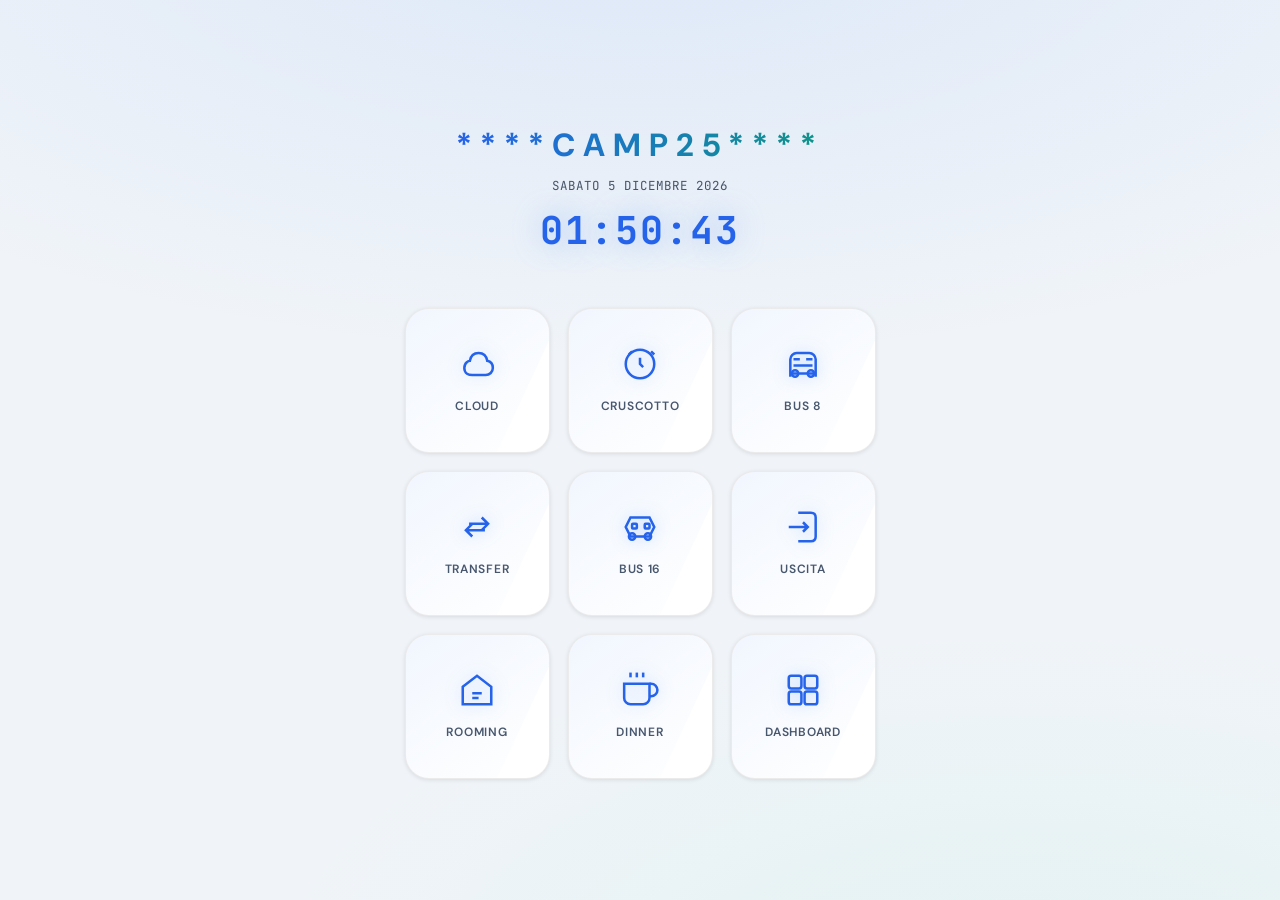
<file: index.html>
<!DOCTYPE html>
<html lang="it">
<head>
<meta charset="UTF-8">
<meta name="viewport" content="width=device-width, initial-scale=1.0">
<title>****Camp25****</title>
<link rel="stylesheet" href="css/campus-theme.css">
<style>
/* ─── INDEX-SPECIFIC ─────────────────────────────────────────── */
body {
    display: flex;
    flex-direction: column;
    align-items: center;
    justify-content: center;
    min-height: 100vh;
    padding: 24px;
    background: var(--bg);
    background-image:
        radial-gradient(ellipse 80% 50% at 50% -10%, rgba(79,142,247,0.12), transparent),
        radial-gradient(ellipse 60% 40% at 80% 110%, rgba(56,217,169,0.07), transparent);
}

/* Header */
.header-container {
    text-align: center;
    margin-bottom: 48px;
}

h1 {
    font-size: 2rem;
    letter-spacing: 0.25em;
    text-transform: uppercase;
    background: linear-gradient(90deg, var(--accent), var(--accent-2));
    -webkit-background-clip: text;
    -webkit-text-fill-color: transparent;
    background-clip: text;
    margin-bottom: 8px;
}

#todayDate {
    font-size: 0.78rem;
    text-transform: uppercase;
    letter-spacing: 0.08em;
    color: var(--text-2);
    margin-bottom: 6px;
    font-family: var(--font-mono);
}

#digitalClock {
    font-size: 2.4rem;
    font-weight: 700;
    font-family: var(--font-mono);
    color: var(--accent);
    letter-spacing: 0.05em;
    text-shadow: 0 0 30px rgba(79,142,247,0.45);
    margin-bottom: 0;
}

/* Grid */
.links-grid {
    display: grid;
    grid-template-columns: repeat(3, 145px);
    gap: 18px;
}

/* Card */
.link-card {
    background: var(--surface);
    border: 1px solid var(--border);
    border-radius: var(--radius-xl);
    height: 145px;
    width: 145px;
    text-decoration: none;
    display: flex;
    flex-direction: column;
    align-items: center;
    justify-content: center;
    gap: 14px;
    box-shadow: var(--shadow-sm);
    transition: all 0.35s cubic-bezier(.25,.8,.25,1);
    position: relative;
    overflow: hidden;
}

/* Shimmer effect */
.link-card::before {
    content: "";
    position: absolute;
    width: 200%;
    height: 200%;
    background: linear-gradient(120deg, transparent, rgba(79,142,247,0.08), transparent);
    transform: rotate(25deg);
    top: -100%;
    left: -100%;
    transition: 0.6s;
}

.link-card:hover::before { top: 100%; left: 100%; }

/* Accent border bottom */
.link-card::after {
    content: "";
    position: absolute;
    bottom: 0;
    left: 10%;
    width: 80%;
    height: 2px;
    background: linear-gradient(90deg, transparent, var(--accent), var(--accent-2), transparent);
    opacity: 0;
    transition: opacity 0.3s;
}

.link-card:hover::after { opacity: 1; }

.link-card svg {
    width: 38px;
    height: 38px;
    stroke: var(--accent);
    stroke-width: 1.6;
    fill: none;
    transition: all 0.3s;
    filter: drop-shadow(0 0 8px rgba(79,142,247,0.3));
}

.link-card span {
    font-size: 12px;
    font-weight: 600;
    color: var(--text-2);
    letter-spacing: 0.06em;
    text-transform: uppercase;
    transition: color 0.2s;
}

.link-card:hover {
    transform: translateY(-8px) scale(1.04);
    box-shadow: var(--shadow-lg);
    border-color: var(--border-2);
    background: var(--surface-2);
}

.link-card:hover svg {
    stroke: var(--accent-2);
    filter: drop-shadow(0 0 12px rgba(56,217,169,0.45));
}

.link-card:hover span { color: var(--text); }

.link-card:active { transform: scale(0.97); }

@media (max-width: 520px) {
    .links-grid { grid-template-columns: repeat(2, 145px); }
    h1 { font-size: 1.4rem; }
    #digitalClock { font-size: 1.8rem; }
}

/* ─── LIGHT MODE (mobile con sistema chiaro) ────────────────── */
@media (max-width: 768px) and (prefers-color-scheme: light) {
    body {
        background: var(--bg);
        background-image:
            radial-gradient(ellipse 80% 50% at 50% -10%, rgba(37,99,235,0.08), transparent),
            radial-gradient(ellipse 60% 40% at 80% 110%, rgba(13,148,136,0.05), transparent);
    }
    h1 {
        background: linear-gradient(90deg, var(--header-grad-start), var(--header-grad-end));
        -webkit-background-clip: text; -webkit-text-fill-color: transparent; background-clip: text;
    }
    #digitalClock { color: var(--accent); text-shadow: 0 0 20px rgba(37,99,235,0.25); }
    .link-card { background: var(--surface); border-color: var(--border); box-shadow: var(--shadow-sm); }
    .link-card svg { stroke: var(--accent); filter: none; }
    .link-card span { color: var(--text-2); }
    .link-card:hover { background: var(--surface-2); border-color: var(--border-2); box-shadow: var(--shadow); }
    .link-card:hover svg { stroke: var(--accent-2); filter: none; }
    .link-card:hover span { color: var(--text); }
}
</style>
</head>
<body>

<div class="header-container">
    <h1>****Camp25****</h1>
    <div id="todayDate">Caricamento...</div>
    <div id="digitalClock">00:00:00</div>
</div>

<div class="links-grid">

    <a href="roomcloud.html" class="link-card">
        <svg viewBox="0 0 24 24"><path d="M17.5 19H9C7 19 4 18 4 14.5C4 11 7 10 7.5 10C8 7 10 5 13 5C16 5 18 7 18.5 10C21 10.5 22 12.5 22 14.5C22 17 20 19 17.5 19Z"/></svg>
        <span>Cloud</span>
    </a>

    <a href="cruscotto.html" class="link-card">
        <svg viewBox="0 0 24 24"><circle cx="12" cy="12" r="9"/><path d="M12 8v4l2 2"/><path d="M7 4l-2 2M19 4l2 2"/></svg>
        <span>Cruscotto</span>
    </a>

    <a href="bus-8.html" class="link-card">
        <svg viewBox="0 0 24 24"><path d="M4 18h16M4 18v-9c0-2 2-4 4-4h8c2 0 4 2 4 4v9M4 18v2M20 18v2"/><path d="M6 9h4M14 9h4M6 13h12"/><circle cx="7" cy="18" r="2"/><circle cx="17" cy="18" r="2"/></svg>
        <span>Bus 8</span>
    </a>

    <a href="transfer.html" class="link-card">
        <svg viewBox="0 0 24 24"><path d="M7 10h12M15 6l4 4-4 4"/><path d="M17 14H5M9 10l-4 4 4 4"/></svg>
        <span>Transfer</span>
    </a>

    <a href="bus-16.html" class="link-card">
        <svg viewBox="0 0 24 24"><polygon points="6,6 18,6 21,12 18,18 6,18 3,12"/><rect x="7" y="10" width="3" height="3" rx="0.5"/><rect x="15" y="10" width="3" height="3" rx="0.5"/><circle cx="7" cy="18" r="2"/><circle cx="17" cy="18" r="2"/></svg>
        <span>Bus 16</span>
    </a>

    <a href="uscita.html" class="link-card">
        <svg viewBox="0 0 24 24"><path d="M15 12H3M12 15l3-3-3-3"/><path d="M9 21H17c2 0 3-1 3-3V6c0-2-1-3-3-3H9"/></svg>
        <span>Uscita</span>
    </a>

    <a href="rooming.html" class="link-card">
        <svg viewBox="0 0 24 24"><path d="M3 10L12 3l9 7v11H3V10Z"/><path d="M9 14h6M9 17h4"/></svg>
        <span>Rooming</span>
    </a>

    <a href="dinner.html" class="link-card">
        <svg viewBox="0 0 24 24"><path d="M18 8h1a4 4 0 0 1 0 8h-1"/><path d="M2 8h16v9a4 4 0 0 1-4 4H6a4 4 0 0 1-4-4V8z"/><line x1="6" y1="1" x2="6" y2="4"/><line x1="10" y1="1" x2="10" y2="4"/><line x1="14" y1="1" x2="14" y2="4"/></svg>
        <span>Dinner</span>
    </a>

    <a href="dashboard.html" class="link-card">
        <svg viewBox="0 0 24 24"><rect x="3" y="3" width="8" height="8" rx="1.5"/><rect x="13" y="3" width="8" height="8" rx="1.5"/><rect x="3" y="13" width="8" height="8" rx="1.5"/><rect x="13" y="13" width="8" height="8" rx="1.5"/></svg>
        <span>Dashboard</span>
    </a>

</div>

<script>
function updateDateTime() {
    const now = new Date();
    const options = { weekday: 'long', day: 'numeric', month: 'long', year: 'numeric' };
    document.getElementById('todayDate').textContent = now.toLocaleDateString('it-IT', options);
    const h = String(now.getHours()).padStart(2,'0');
    const m = String(now.getMinutes()).padStart(2,'0');
    const s = String(now.getSeconds()).padStart(2,'0');
    document.getElementById('digitalClock').textContent = `${h}:${m}:${s}`;
}
setInterval(updateDateTime, 1000);
updateDateTime();
</script>
</body>
</html>
</file>
<file: css/campus-theme.css>
/* ============================================================
   CONVITTO-THEME.CSS — Tema Light unico (sempre attivo)
   ============================================================ */

@import url('https://fonts.googleapis.com/css2?family=DM+Sans:wght@400;500;600;700&family=JetBrains+Mono:wght@400;600&display=swap');

:root {
    color-scheme: light only;
    --bg:           #f0f4f8;
    --bg-2:         #ffffff;
    --bg-3:         #e8eef5;
    --surface:      #ffffff;
    --surface-2:    #f0f4f8;
    --surface-3:    #dde5f0;
    --border:       #00000014;
    --border-2:     #00000024;

    /* Accenti */
    --accent:       #2563eb;
    --accent-dim:   #2563eb1f;
    --accent-2:     #0d9488;
    --accent-2-dim: #0d94881a;

    /* Stati operativi */
    --ok:           #16a34a;
    --ok-dim:       #16a34a1a;
    --absent:       #dc2626;
    --absent-dim:   #dc26261a;
    --dinner-no:    #2563eb;
    --dinner-no-dim:#2563eb1a;
    --lab:          #d97706;
    --lab-dim:      #d977061a;
    --switched:     #0d9488;
    --pp:           #ea580c;

    /* Bottoni toolbar */
    --btn-t1:        #16a34a;
    --btn-t2:        #2563eb;
    --btn-t3:        #7c3aed;
    --btn-t4:        #475569;
    --btn-reset:     #ea580c;
    --btn-reset-full:#b91c1c;
    --btn-inactive:  #e8eef5;
    --switched-dim: #0d94881a;
    /* Testo */
    --text:         #0f172a;
    --text-2:       #475569;
    --text-muted:   #94a3b8;
    --text-inv:     #ffffff;

    /* Tipografia */
    --font:         'DM Sans', 'Segoe UI', system-ui, sans-serif;
    --font-mono:    'JetBrains Mono', 'Courier New', monospace;

    /* Geometria */
    --radius-sm:    6px;
    --radius:       12px;
    --radius-lg:    18px;
    --radius-xl:    24px;

    /* Ombre leggere */
    --shadow-sm:    0 1px 4px rgba(0,0,0,0.10);
    --shadow:       0 4px 16px rgba(0,0,0,0.12);
    --shadow-lg:    0 8px 32px rgba(0,0,0,0.15);

    /* Transizioni */
    --t:            0.2s ease;

    /* Colori header gradient */
    --header-grad-start: #2563eb;
    --header-grad-end:   #0d9488;
}

/* reset e base – invariati */
*, *::before, *::after { box-sizing: border-box; }
html { -webkit-text-size-adjust: 100%; }
body {
    margin: 0;
    font-family: var(--font);
    background: var(--bg);
    color: var(--text);
    line-height: 1.5;
    -webkit-font-smoothing: antialiased;
}
h1, h2, h3, h4 {
    margin: 0;
    font-family: var(--font);
    font-weight: 700;
    color: var(--text);
    letter-spacing: -0.01em;
}
a { color: inherit; text-decoration: none; }

/* scrollbar */
::-webkit-scrollbar { width: 6px; height: 6px; }
::-webkit-scrollbar-track { background: var(--bg-2); }
::-webkit-scrollbar-thumb { background: var(--surface-3); border-radius: 3px; }
::-webkit-scrollbar-thumb:hover { background: var(--accent); }

/* header applicazione */
.app-header {
    background: var(--bg-2);
    border-bottom: 1px solid var(--border-2);
    padding: 14px 24px;
    display: flex;
    justify-content: space-between;
    align-items: center;
    gap: 16px;
    position: sticky;
    top: 0;
    z-index: 100;
    backdrop-filter: blur(12px);
}
.app-header h1 {
    font-size: 1.1rem;
    font-weight: 700;
    letter-spacing: 0.04em;
    text-transform: uppercase;
    background: linear-gradient(90deg, var(--accent), var(--accent-2));
    -webkit-background-clip: text;
    -webkit-text-fill-color: transparent;
    background-clip: text;
}
.app-header .header-meta {
    font-size: 0.78rem;
    color: var(--text-2);
    font-family: var(--font-mono);
    font-weight: 400;
    margin-top: 2px;
}
.app-header .header-clock {
    font-family: var(--font-mono);
    font-size: 1.6rem;
    font-weight: 600;
    color: var(--accent);
    letter-spacing: 0.05em;
    text-shadow: 0 0 20px #2563eb33;
}
.app-header .header-actions {
    display: flex;
    align-items: center;
    gap: 10px;
}

.container {
    max-width: 1300px;
    margin: 0 auto;
    padding: 24px;
}

.toolbar {
    background: var(--surface);
    border: 1px solid var(--border);
    padding: 12px 16px;
    border-radius: var(--radius-lg);
    display: flex;
    gap: 10px;
    margin-bottom: 20px;
    align-items: center;
    flex-wrap: wrap;
    box-shadow: var(--shadow-sm);
}
.toolbar input[type="text"],
.toolbar input[type="number"],
#search, #roomInput {
    background: var(--bg-3);
    border: 1px solid var(--border-2);
    border-radius: var(--radius);
    color: var(--text);
    padding: 9px 14px;
    font-family: var(--font);
    font-size: 0.85rem;
    outline: none;
    transition: border-color var(--t), box-shadow var(--t);
}
#search { flex: 1; min-width: 140px; }
#roomInput { width: 70px; }
.toolbar input:focus {
    border-color: var(--accent);
    box-shadow: 0 0 0 3px var(--accent-dim);
}
.toolbar input::placeholder { color: var(--text-muted); }

.btn-toolbar {
    border: none;
    border-radius: var(--radius);
    cursor: pointer;
    font-family: var(--font);
    font-weight: 700;
    font-size: 0.78rem;
    color: white;
    padding: 9px 16px;
    transition: all var(--t);
    letter-spacing: 0.03em;
    white-space: nowrap;
}
.btn-toolbar:hover {
    filter: brightness(1.05);
    transform: translateY(-1px);
    box-shadow: var(--shadow-sm);
}
.btn-toolbar:active { transform: translateY(0); }

.btn-reset {
    background: var(--btn-reset);
    border: none;
    border-radius: var(--radius);
    cursor: pointer;
    font-family: var(--font);
    font-weight: 700;
    font-size: 0.78rem;
    color: white;
    padding: 9px 16px;
    transition: all var(--t);
    letter-spacing: 0.03em;
    display: inline-flex;
    align-items: center;
    gap: 5px;
    box-shadow: 0 2px 8px rgba(230,126,34,0.3);
}
.btn-reset:hover {
    background: #d35400;
    transform: translateY(-1px);
    box-shadow: 0 4px 14px rgba(230,126,34,0.45);
}
.btn-reset-complete {
    background: var(--btn-reset-full);
    border: none;
    border-radius: var(--radius);
    cursor: pointer;
    font-family: var(--font);
    font-weight: 700;
    font-size: 0.78rem;
    color: white;
    padding: 9px 16px;
    transition: all var(--t);
    letter-spacing: 0.03em;
    display: inline-flex;
    align-items: center;
    gap: 5px;
    box-shadow: 0 2px 8px rgba(192,57,43,0.3);
}
.btn-reset-complete:hover {
    background: #a93226;
    transform: translateY(-1px);
    box-shadow: 0 4px 14px rgba(192,57,43,0.45);
}

.day-box {
    background: var(--surface);
    border: 1px solid var(--border);
    padding: 10px 14px;
    text-align: center;
    border-radius: var(--radius);
    font-size: 0.78rem;
    font-weight: 700;
    cursor: pointer;
    transition: all var(--t);
    letter-spacing: 0.03em;
    flex: 1;
    color: var(--text-2);
}
.day-box:hover {
    background: var(--surface-2);
    color: var(--text);
    transform: translateY(-2px);
    box-shadow: var(--shadow-sm);
}

.status-badge {
    display: inline-flex;
    align-items: center;
    gap: 5px;
    font-size: 0.7rem;
    font-weight: 600;
    padding: 4px 10px;
    border-radius: 20px;
    letter-spacing: 0.03em;
}
.status-badge.connected {
    background: var(--ok-dim);
    color: var(--ok);
    border: 1px solid rgba(22,163,74,0.25);
}
.status-badge.disconnected {
    background: var(--absent-dim);
    color: var(--absent);
    border: 1px solid rgba(220,38,38,0.25);
}

.note-toolbar-container {
    background: rgb(255, 255, 255);
    border: 1px solid rgba(255, 14, 0, 0.25);
    border-left: 4px solid var(--lab);
    border-radius: var(--radius-lg);
    margin-bottom: 20px;
    padding: 12px 18px;
    transition: transform 0.2s;
}
.note-toolbar-container:hover { transform: rotate(0deg); }
.note-content {
    display: flex;
    align-items: flex-start;
    gap: 12px;
}
.note-icon { font-size: 1.1rem; margin-top: 2px; }
.note-input {
    flex: 1;
    background: transparent;
    border: none;
    outline: none;
    font-family: var(--font);
    font-size: 0.85rem;
    color: var(--text);
    resize: vertical;
    min-height: 48px;
    line-height: 1.5;
}
.note-input::placeholder { color: var(--text-muted); }
.clear-note-btn {
    background: rgba(0,0,0,0.05);
    border: 1px solid var(--border);
    border-radius: 50%;
    width: 28px;
    height: 28px;
    cursor: pointer;
    color: var(--text-muted);
    display: flex;
    align-items: center;
    justify-content: center;
    transition: all var(--t);
    font-weight: bold;
    flex-shrink: 0;
    margin-top: 2px;
    font-size: 0.8rem;
}
.clear-note-btn:hover {
    background: rgba(220,38,38,0.15);
    color: var(--absent);
    border-color: var(--absent);
}

#sidePanel {
    background: var(--bg-2) !important;
    border-left: 1px solid var(--border-2) !important;
    box-shadow: -8px 0 40px rgba(0,0,0,0.15) !important;
    color: var(--text) !important;
}
#sidePanel h3 {
    color: var(--text);
    border-bottom: 1px solid var(--border) !important;
    padding-bottom: 10px;
    font-size: 0.9rem;
    letter-spacing: 0.04em;
    text-transform: uppercase;
}
#sidePanel select,
#sidePanel input[type="date"] {
    background: var(--bg-3);
    border: 1px solid var(--border-2);
    border-radius: var(--radius-sm);
    color: var(--text);
    padding: 8px 10px;
    font-family: var(--font);
    font-size: 0.82rem;
    width: 100%;
    outline: none;
}
#sidePanel select:focus,
#sidePanel input[type="date"]:focus {
    border-color: var(--accent);
}
#sidePanel hr {
    border: none;
    border-top: 1px solid var(--border);
    margin: 16px 0;
}

#loginScreen { background: var(--bg) !important; }
#loginScreen > div {
    background: var(--surface) !important;
    border: 1px solid var(--border-2) !important;
    border-radius: var(--radius-xl) !important;
    box-shadow: var(--shadow-lg) !important;
    color: var(--text) !important;
}
#loginScreen h2 { color: var(--text) !important; }
#loginScreen input {
    background: var(--bg-3) !important;
    border: 1px solid var(--border-2) !important;
    border-radius: var(--radius) !important;
    color: var(--text) !important;
    padding: 12px !important;
    font-family: var(--font) !important;
}
#loginScreen input::placeholder { color: var(--text-muted) !important; }
#loginScreen button {
    background: var(--accent) !important;
    border-radius: var(--radius) !important;
    font-family: var(--font) !important;
    font-weight: 700 !important;
    letter-spacing: 0.05em !important;
    transition: all var(--t) !important;
}
#loginScreen button:hover {
    filter: brightness(1.05) !important;
    transform: translateY(-1px) !important;
}

#info-reset {
    font-size: 0.68rem !important;
    color: var(--absent) !important;
    font-family: var(--font-mono) !important;
}
.room-label {
    font-size: 0.75rem;
    font-weight: 700;
    color: var(--accent);
    letter-spacing: 0.06em;
    text-transform: uppercase;
}

@keyframes pulse {
    0%   { opacity: 1; }
    50%  { opacity: 0.3; }
    100% { opacity: 1; }
}
@keyframes fadeIn {
    from { opacity: 0; transform: translateY(6px); }
    to   { opacity: 1; transform: translateY(0); }
}

/* ===== Componenti comuni a tutti i report (stampa e schermo) ===== */
.btn {
    padding: 9px 28px;
    background: linear-gradient(90deg, var(--accent), var(--accent-2));
    color: white;
    border: none;
    cursor: pointer;
    border-radius: 30px;
    font-family: var(--font);
    font-weight: 700;
    font-size: 12px;
    letter-spacing: 0.05em;
    transition: all var(--t);
    box-shadow: 0 4px 16px rgba(37,99,235,0.35);
}
.btn:hover {
    filter: brightness(1.05);
    transform: translateY(-1px);
    box-shadow: 0 6px 20px rgba(37,99,235,0.5);
}

.print-logo {
    display: none;
}
@media print {
    .print-logo {
        display: block;
        position: absolute;
        left: 0;
        top: 50%;
        transform: translateY(-50%);
        height: 44px;
        width: auto;
        object-fit: contain;
    }
    /* Assicura che i bottoni di stampa scompaiano */
    .no-print {
        display: none !important;
    }
}

@media (max-width: 68px) {
    .container { padding: 14px; }
    .app-header { padding: 8px 12px; }
    .app-header .header-clock { font-size: 2.2rem; }
    .toolbar { gap: 8px; }
}

@media print {
    .no-print, .print-bar { display: none !important; }
    body {
        background: white !important;
        color: black !important;
    }
    .print-logo { display: block !important; }
}
.print-logo { display: none; }
</file>
